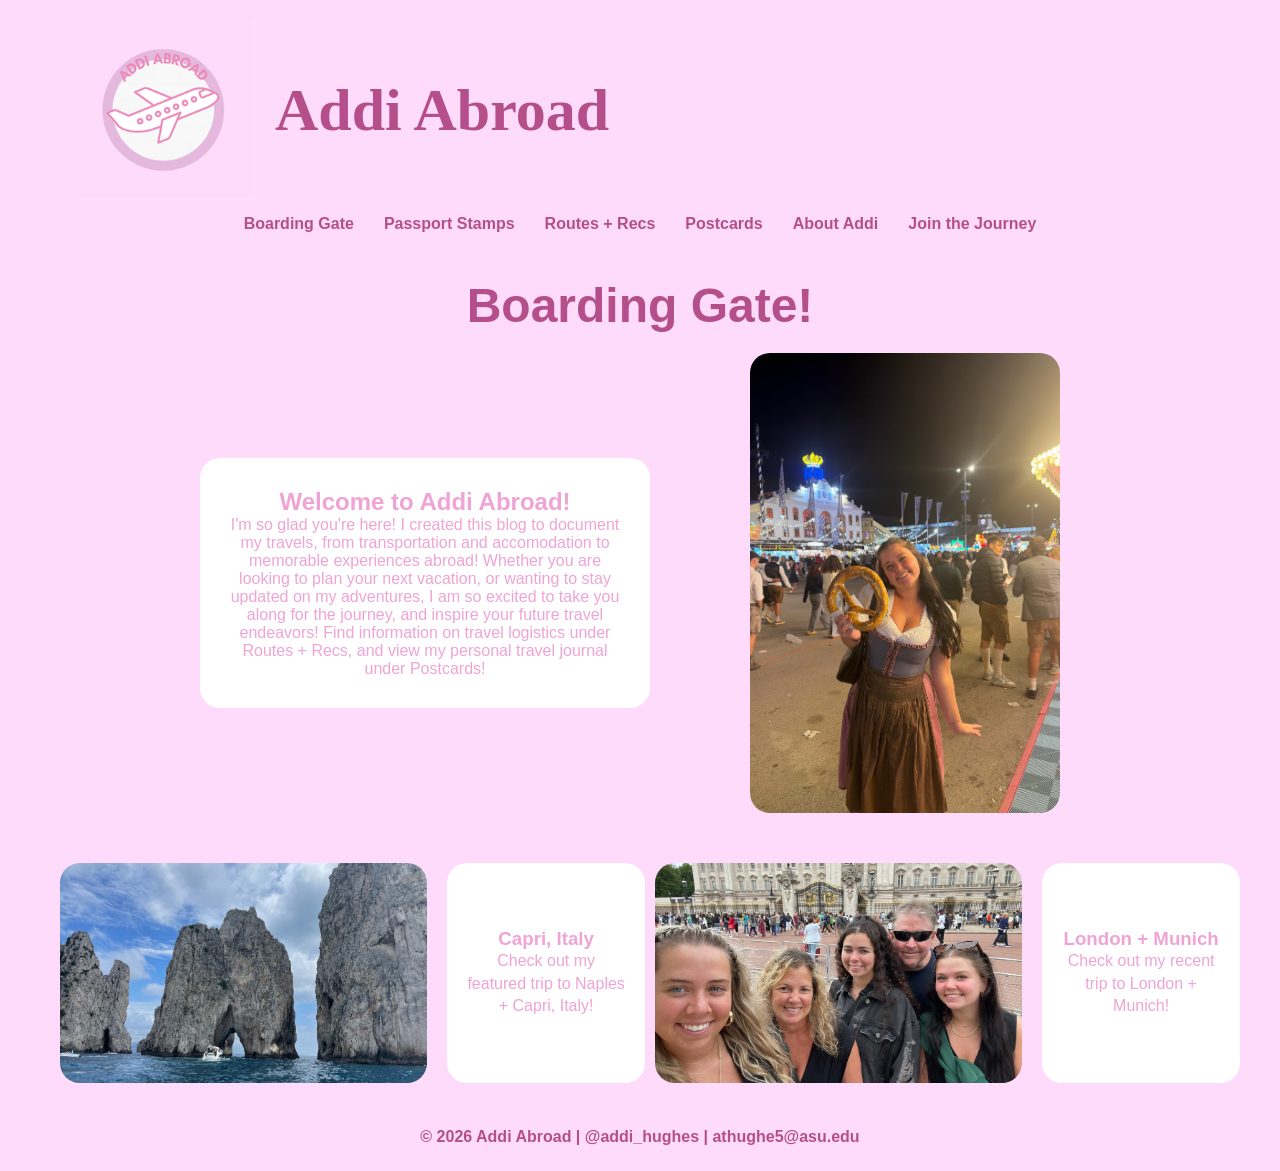
<file: index.html>
<!DOCTYPE html>
<html lang="en">

<head>
    <meta charset="UTF-8">
    <meta name="viewport" content="width=device-width, initial-scale=1.0">
    <meta name="description"
        content="Addi Abroad is website that allows viewers to not only understand my travel experiences and keep up with my adventures, but also get ideas and inspiration for their own travels.">

    <!-- Google tag (gtag.js) -->
    <script async src="https://www.googletagmanager.com/gtag/js?id=G-W2308ERQS1"></script>
    <script>
        window.dataLayer = window.dataLayer || [];
        function gtag() { dataLayer.push(arguments); }
        gtag('js', new Date());

        gtag('config', 'G-W2308ERQS1');
    </script>

    <link rel="stylesheet" href="aboutaddi.css">

    <title>Addi Abroad</title>
</head>

<body>
    <div class="wrapper">
        <header>
            <div class="logo">
                <img src="images/ADDI ABROAD (2).png" alt="Addi Abroad Logo">
                <h1><a href="index.html">Addi Abroad</a></h1>
            </div>
        </header>
        <nav>
            <ul>
                <li><a href="index.html">Boarding Gate</a></li>
                <li><a href="destinations.html">Passport Stamps</a></li>
                <li><a href="guides.html">Routes + Recs</a></li>
                <li><a href="journal.html">Postcards</a></li>
                <li><a href="about.html">About Addi</a></li>
                <li><a href="contact.html">Join the Journey</a></li>
            </ul>
        </nav>
        <main>
            <h2 class="page-title">Boarding Gate!</h2>
            <section class="hero">
                <div class="welcome">
                    <h2>Welcome to Addi Abroad!</h2>
                    <p>I'm so glad you're here! I created this blog to document my travels, from transportation and
                        accomodation to memorable experiences abroad! Whether you are looking to plan your next
                        vacation, or wanting to stay updated on my adventures, I am so excited to take you along for the
                        journey, and inspire your future travel endeavors! Find information on travel logistics under
                        Routes + Recs, and view my personal travel journal under Postcards!</p>
                </div>

                <div class="hero-image">
                    <img src="images/munich pretzel.jpg" alt="??">
                </div>
            </section>
            <section class="posts">
                <div class="post">
                    <img src="images/capri.JPG" alt="Featured Post">

                    <div class="post-text">
                        <h3>Capri, Italy</h3>
                        <p>Check out my featured trip to Naples + Capri, Italy!</p>
                    </div>
                </div>

                <div class="post">
                    <img src="images/london TEMP.JPG" alt="Recent Post">

                    <div class="post-text">
                        <h3>London + Munich</h3>
                        <p>Check out my recent trip to London + Munich! </p>
                    </div>
                </div>
            </section>
        </main>
    </div>

    <footer>

        <p>
            © 2026 Addi Abroad |
            <a href="https://www.instagram.com/addi_hughes/" target="_blank">@addi_hughes</a> |
            <a href="mailto:athughe5@asu.edu">athughe5@asu.edu</a>
        </p>

    </footer>

</body>

</html>
</file>
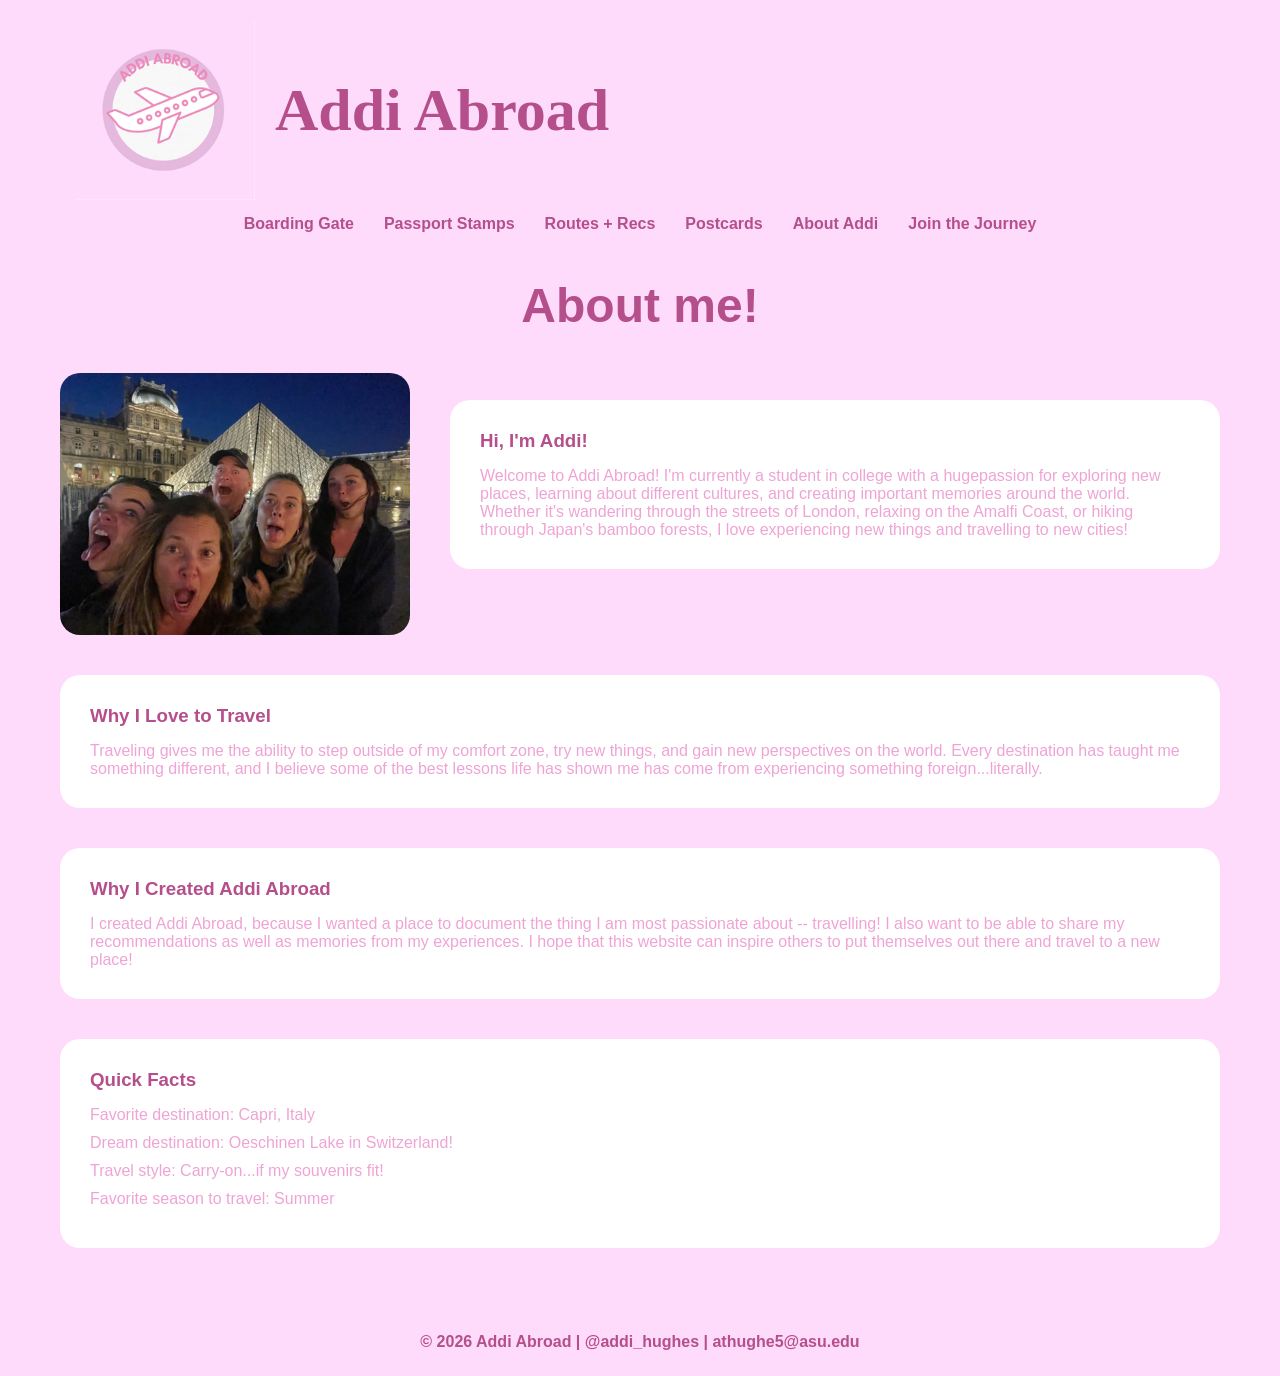
<file: about.html>
<!DOCTYPE html>
<html lang="en">

<head>
    <meta charset="UTF-8">
    <meta name="viewport" content="width=device-width, initial-scale=1.0">
    <meta name="description"
        content="The About Addi page is meant to allow viewers to get to know me and understand why I love to travel and write about it.">

    <!-- Google tag (gtag.js) -->
    <script async src="https://www.googletagmanager.com/gtag/js?id=G-W2308ERQS1"></script>
    <script>
        window.dataLayer = window.dataLayer || [];
        function gtag() { dataLayer.push(arguments); }
        gtag('js', new Date());

        gtag('config', 'G-W2308ERQS1');
    </script>

    <link rel="stylesheet" href="aboutaddi.css">

    <title>Addi Abroad</title>
</head>

<body>
    <div class="wrapper">
        <header>
            <div class="logo">
                <img src="images/ADDI ABROAD (2).png" alt="Addi Abroad Logo">
                <h1><a href="index.html">Addi Abroad</a></h1>
            </div>
        </header>
        <nav>
            <ul>
                <li><a href="index.html">Boarding Gate</a></li>
                <li><a href="destinations.html">Passport Stamps</a></li>
                <li><a href="guides.html">Routes + Recs</a></li>
                <li><a href="journal.html">Postcards</a></li>
                <li><a href="about.html">About Addi</a></li>
                <li><a href="contact.html">Join the Journey</a></li>
            </ul>
        </nav>
        <h2 class="page-title">About me!</h2>
        <main>

            <section class="about">

                <img src="images/paris fam.JPG" alt="Addi traveling" class="about-photo">

                <div class="about-text">

                    <h3>Hi, I'm Addi!</h3>

                    <p>
                        Welcome to Addi Abroad! I'm currently a student in college with a hugepassion for
                        exploring new places, learning about different cultures, and creating
                        important memories around the world. Whether it's wandering
                        through the streets of London, relaxing on the Amalfi Coast, or
                        hiking through Japan's bamboo forests, I love experiencing new things and travelling to new
                        cities!
                    </p>

                </div>

            </section>

            <section class="about-section">

                <h3>Why I Love to Travel</h3>

                <p>
                    Traveling gives me the ability to step outside of my comfort zone, try new things, and gain new
                    perspectives on the world. Every destination has
                    taught me something different, and I believe some of the best lessons life has shown me has
                    come from experiencing something foreign...literally.
                </p>

            </section>

            <section class="about-section">

                <h3>Why I Created Addi Abroad</h3>

                <p>
                    I created Addi Abroad, because I wanted a place to document the thing I am most passionate about --
                    travelling! I also want to be able to share my recommendations as well as memories from my
                    experiences. I hope that this website can inspire others to put themselves out there and travel to a
                    new place!
                </p>

            </section>

            <section class="about-section">

                <h3>Quick Facts</h3>

                <ul>
                    <li>Favorite destination: Capri, Italy</li>
                    <li>Dream destination: Oeschinen Lake in Switzerland! </li>
                    <li>Travel style: Carry-on...if my souvenirs fit!</li>
                    <li>Favorite season to travel: Summer</li>
                </ul>

            </section>

        </main>
    </div>

    <footer>

        <p>
            © 2026 Addi Abroad |
            <a href="https://www.instagram.com/addi_hughes/" target="_blank">@addi_hughes</a> |
            <a href="mailto:athughe5@asu.edu">athughe5@asu.edu</a>
        </p>

    </footer>

</body>

</html>
</file>
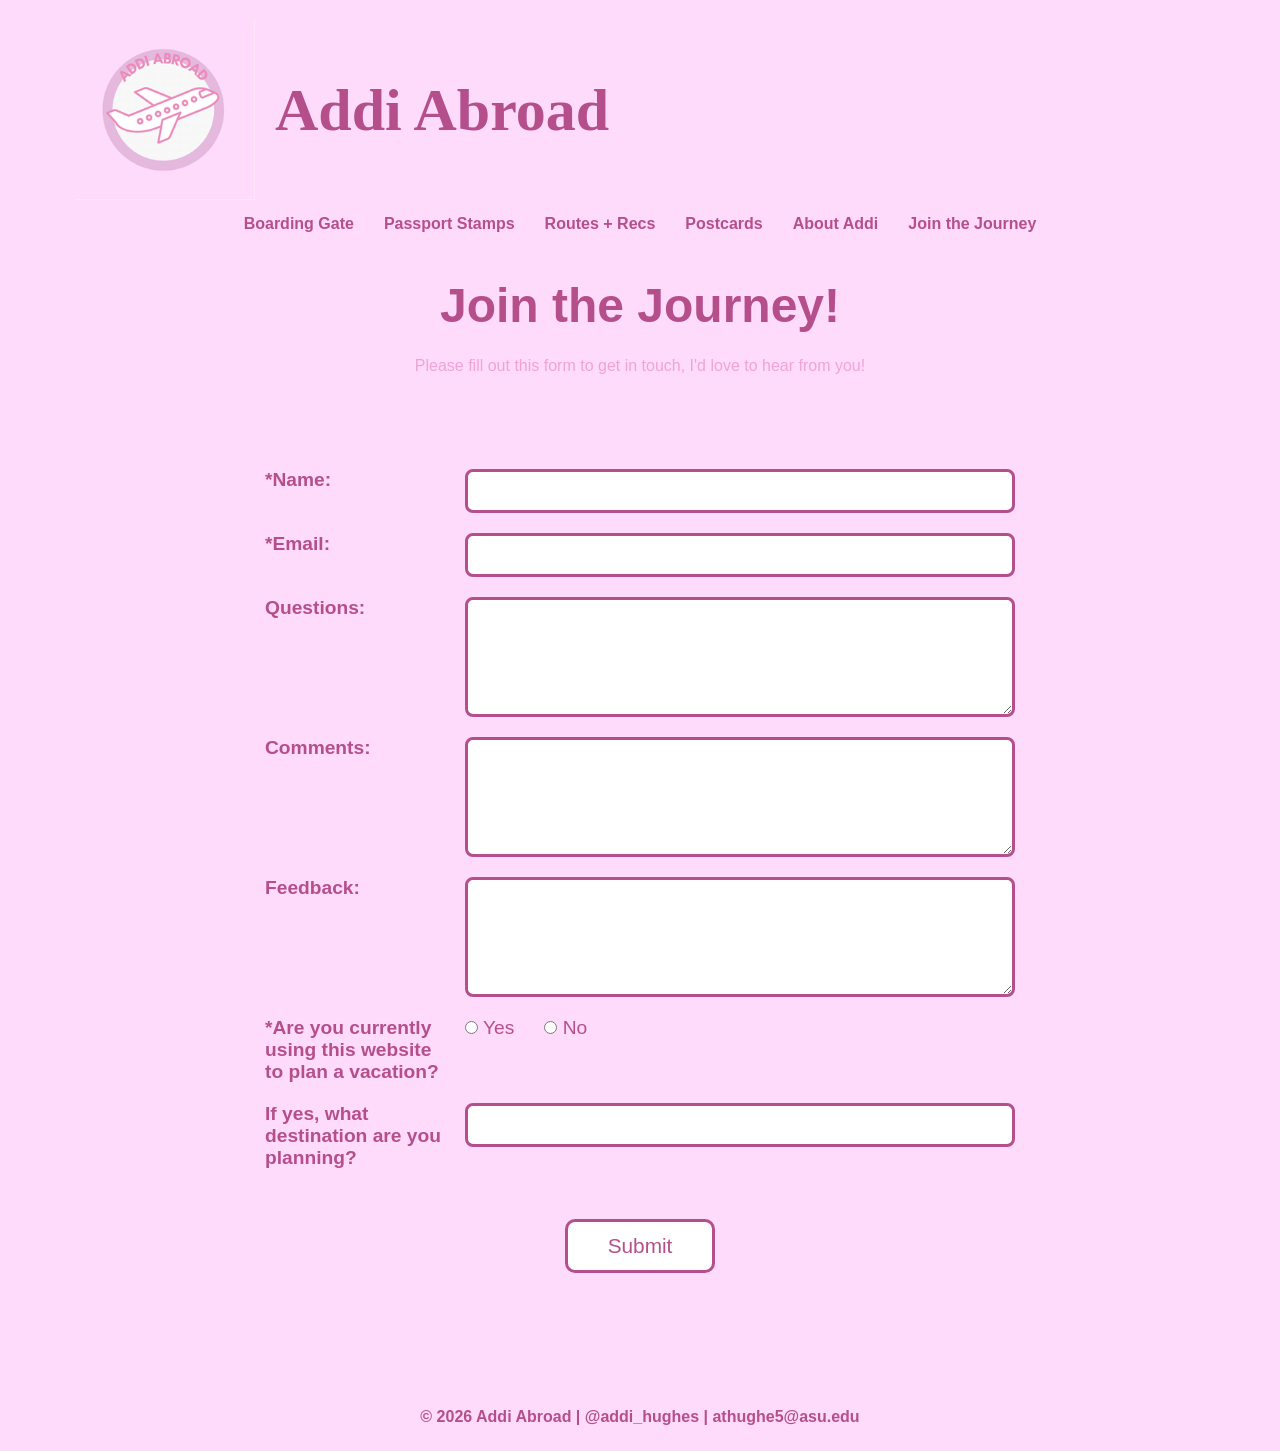
<file: contact.html>
<!DOCTYPE html>
<html lang="en">

<head>
    <meta charset="UTF-8">
    <meta name="viewport" content="width=device-width, initial-scale=1.0">
    <meta name="description"
        content="The Join the Journey page provides a form for my audience to respond to in order to get in touch and ask questions or leave comments.">

    <!-- Google tag (gtag.js) -->
    <script async src="https://www.googletagmanager.com/gtag/js?id=G-W2308ERQS1"></script>
    <script>
        window.dataLayer = window.dataLayer || [];
        function gtag() { dataLayer.push(arguments); }
        gtag('js', new Date());

        gtag('config', 'G-W2308ERQS1');
    </script>

    <link rel="stylesheet" href="aboutaddi.css">

    <title>Addi Abroad</title>
</head>

<body>
    <div class="wrapper">
        <header>
            <div class="logo">
                <img src="images/ADDI ABROAD (2).png" alt="Addi Abroad Logo">
                <h1><a href="index.html">Addi Abroad</a></h1>
            </div>
        </header>
        <nav>
            <ul>
                <li><a href="index.html">Boarding Gate</a></li>
                <li><a href="destinations.html">Passport Stamps</a></li>
                <li><a href="guides.html">Routes + Recs</a></li>
                <li><a href="journal.html">Postcards</a></li>
                <li><a href="about.html">About Addi</a></li>
                <li><a href="contact.html">Join the Journey</a></li>
            </ul>
        </nav>
        <main>

            <h2 class="page-title">Join the Journey!</h2>

            <p class="intro">
                Please fill out this form to get in touch, I'd love to hear from you!
            </p>

            <div class="form-card">

                <form action="#" method="post">

                    <label for="name">*Name:</label>
                    <input type="text" id="name" name="name" required>

                    <label for="email">*Email:</label>
                    <input type="email" id="email" name="email" required>

                    <label for="questions">Questions:</label>
                    <textarea id="questions" name="questions" rows="4"></textarea>

                    <label for="comments">Comments:</label>
                    <textarea id="comments" name="comments" rows="4"></textarea>

                    <label for="feedback">Feedback:</label>
                    <textarea id="feedback" name="feedback" rows="4"></textarea>

                    <label>
                        *Are you currently using this website to plan a vacation?
                    </label>

                    <div class="radio-group">

                        <label>
                            <input type="radio" name="vacation" value="yes" required>
                            Yes
                        </label>

                        <label>
                            <input type="radio" name="vacation" value="no">
                            No
                        </label>

                    </div>

                    <label for="destination">
                        If yes, what destination are you planning?
                    </label>

                    <input type="text" id="destination" name="destination">

                    <button type="button">Submit</button>

                </form>

            </div>

        </main>
    </div>

    <footer>

        <p>
            © 2026 Addi Abroad |
            <a href="https://www.instagram.com/addi_hughes/" target="_blank">@addi_hughes</a> |
            <a href="mailto:athughe5@asu.edu">athughe5@asu.edu</a>
        </p>

    </footer>

</body>

</html>
</file>
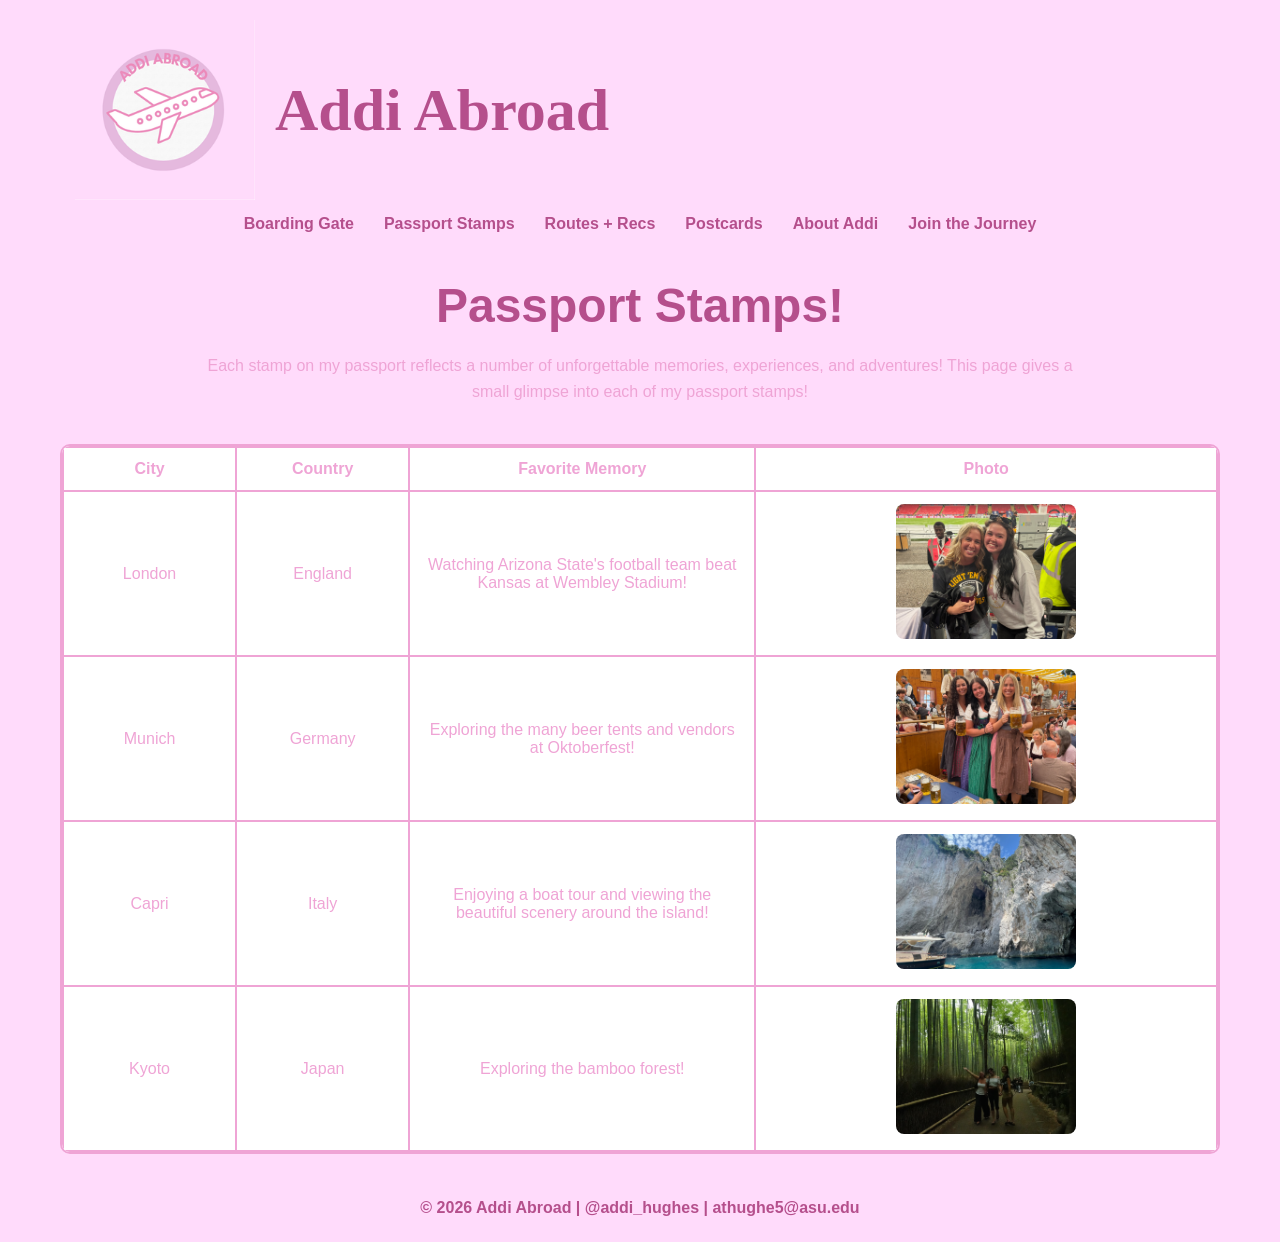
<file: destinations.html>
<!DOCTYPE html>
<html lang="en">

<head>
    <meta charset="UTF-8">
    <meta name="viewport" content="width=device-width, initial-scale=1.0">
    <meta name="description"
        content="The Passport Stamps page shows viewers a quick idea of the cities I have been to, with a photo and my favorite memory.">

    <!-- Google tag (gtag.js) -->
    <script async src="https://www.googletagmanager.com/gtag/js?id=G-W2308ERQS1"></script>
    <script>
        window.dataLayer = window.dataLayer || [];
        function gtag() { dataLayer.push(arguments); }
        gtag('js', new Date());

        gtag('config', 'G-W2308ERQS1');
    </script>

    <link rel="stylesheet" href="aboutaddi.css">

    <title>Addi Abroad</title>
</head>

<body>
    <div class="wrapper">
        <header>
            <div class="logo">
                <img src="images/ADDI ABROAD (2).png" alt="Addi Abroad Logo">
                <h1><a href="index.html">Addi Abroad</a></h1>
            </div>
        </header>
        <nav>
            <ul>
                <li><a href="index.html">Boarding Gate</a></li>
                <li><a href="destinations.html">Passport Stamps</a></li>
                <li><a href="guides.html">Routes + Recs</a></li>
                <li><a href="journal.html">Postcards</a></li>
                <li><a href="about.html">About Addi</a></li>
                <li><a href="contact.html">Join the Journey</a></li>
            </ul>
        </nav>
        <main>
            <h2 class="page-title">Passport Stamps!</h2>
            <p class="passport-intro">
                Each stamp on my passport reflects a number of unforgettable memories, experiences, and adventures! This
                page gives a small glimpse into each of my passport stamps!
            </p>
            <div class="table-wrapper">
                <table>
                    <colgroup>
                        <col style="width:15%">
                        <col style="width:15%">
                        <col style="width:30%">
                        <col style="width:40%">
                    </colgroup>

                    <tr>
                        <th>City</th>
                        <th>Country</th>
                        <th>Favorite Memory</th>
                        <th>Photo</th>
                    </tr>

                    <tr>
                        <td>London</td>
                        <td>England</td>
                        <td>Watching Arizona State's football team beat Kansas at Wembley Stadium!</td>
                        <td><img src="images/wembley post game.jpg" alt="London"></td>
                    </tr>

                    <tr>
                        <td>Munich</td>
                        <td>Germany</td>
                        <td>Exploring the many beer tents and vendors at Oktoberfest!</td>
                        <td><img src="images/oktoberfest.JPG" alt="London"></td>
                    </tr>

                    <tr>
                        <td>Capri</td>
                        <td>Italy</td>
                        <td>Enjoying a boat tour and viewing the beautiful scenery around the island!</td>
                        <td><img src="images/capri new new.JPG" alt="Capri"></td>
                    </tr>

                    <tr>
                        <td>Kyoto</td>
                        <td>Japan</td>
                        <td>Exploring the bamboo forest! </td>
                        <td><img src="images/japan.JPG" alt="Kyoto"></td>
                    </tr>

                </table>
            </div>
        </main>
    </div>

    <footer>

        <p>
            © 2026 Addi Abroad |
            <a href="https://www.instagram.com/addi_hughes/" target="_blank">@addi_hughes</a> |
            <a href="mailto:athughe5@asu.edu">athughe5@asu.edu</a>
        </p>

    </footer>
</body>

</html>
</file>
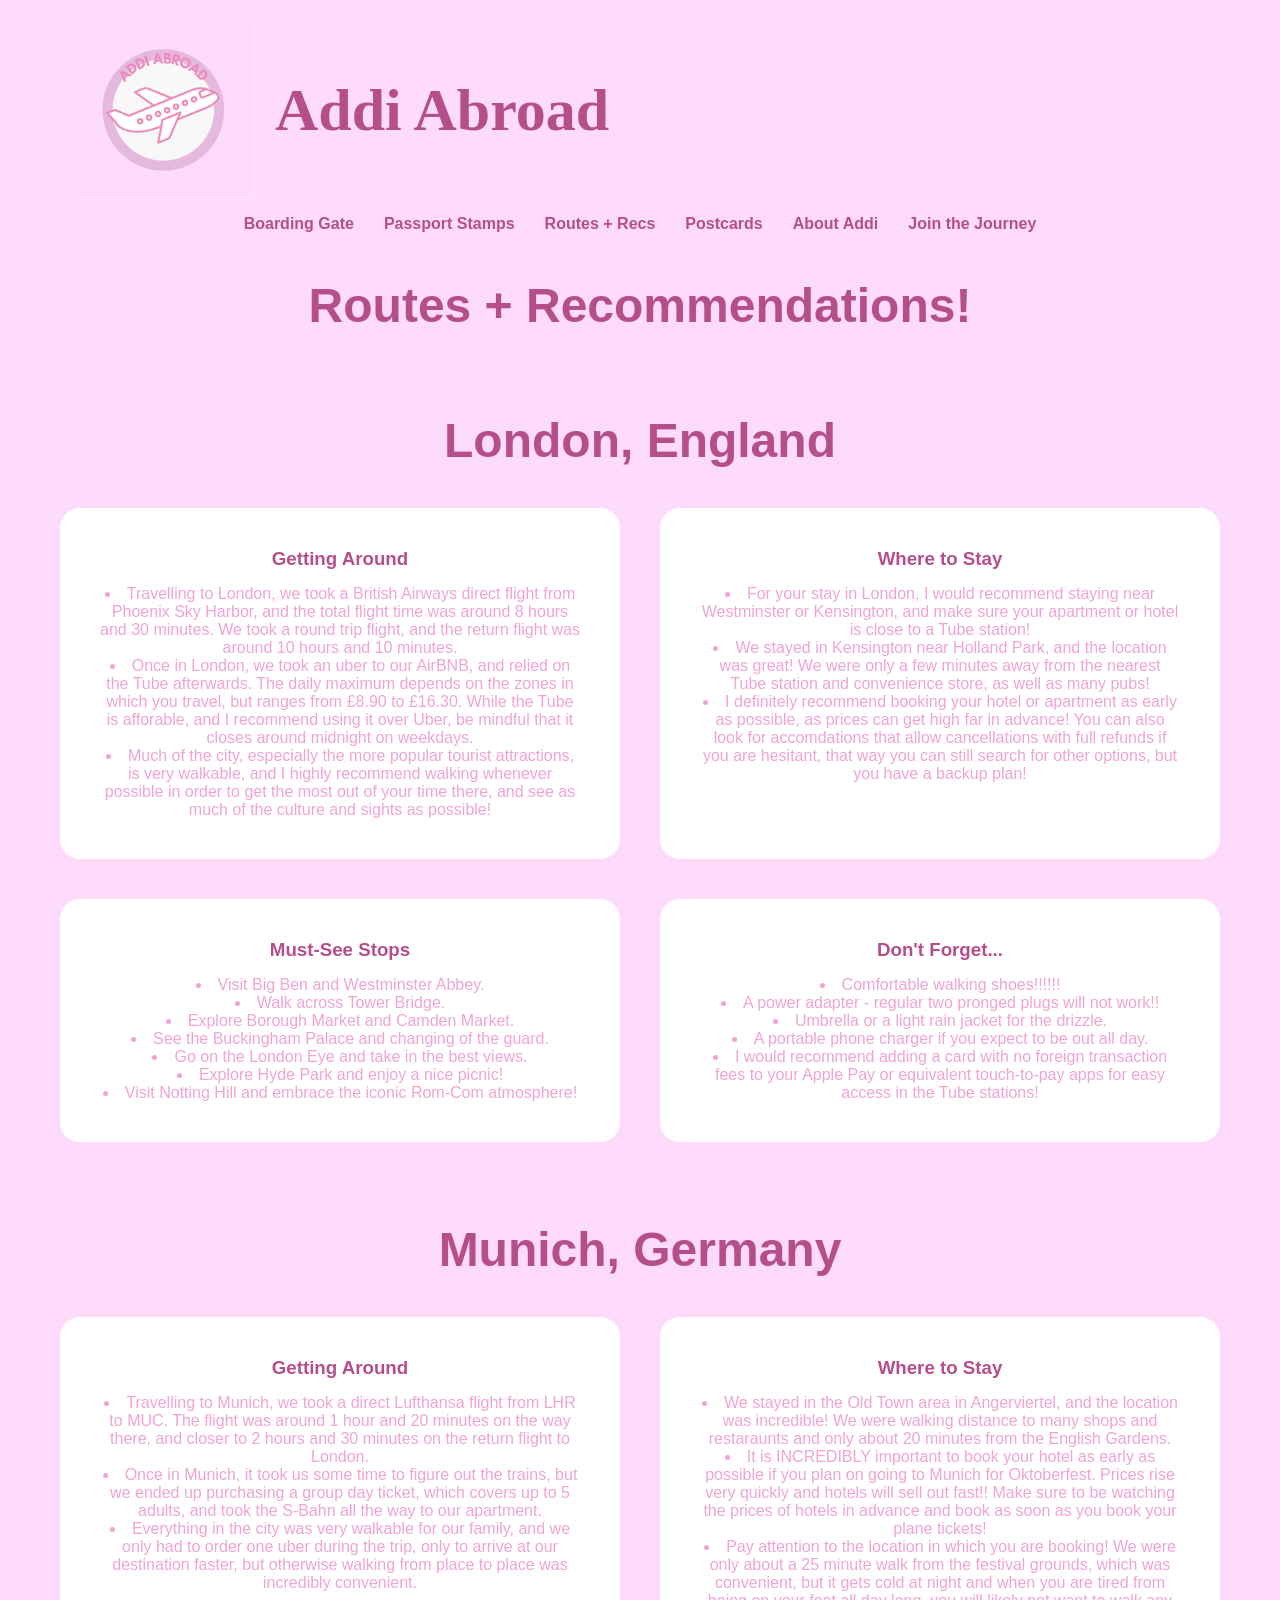
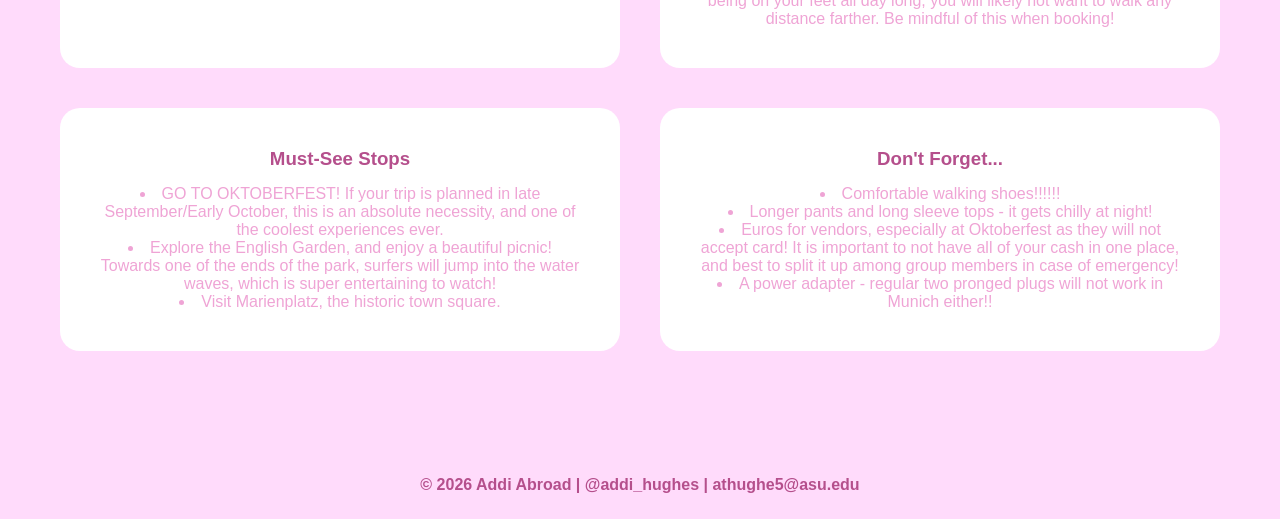
<file: guides.html>
<!DOCTYPE html>
<html lang="en">

<head>
    <meta charset="UTF-8">
    <meta name="viewport" content="width=device-width, initial-scale=1.0">
    <meta name="description"
        content="The Routes+Recs page is intended for my viewers to have a better logistical understanding of travelling rather than solely focusing on the fun parts.">

    <!-- Google tag (gtag.js) -->
    <script async src="https://www.googletagmanager.com/gtag/js?id=G-W2308ERQS1"></script>
    <script>
        window.dataLayer = window.dataLayer || [];
        function gtag() { dataLayer.push(arguments); }
        gtag('js', new Date());

        gtag('config', 'G-W2308ERQS1');
    </script>

    <link rel="stylesheet" href="aboutaddi.css">

    <title>Addi Abroad</title>
</head>

<body>
    <div class="wrapper">
        <header>
            <div class="logo">
                <img src="images/ADDI ABROAD (2).png" alt="Addi Abroad Logo">
                <h1><a href="index.html">Addi Abroad</a></h1>
            </div>
        </header>
        <nav>
            <ul>
                <li><a href="index.html">Boarding Gate</a></li>
                <li><a href="destinations.html">Passport Stamps</a></li>
                <li><a href="guides.html">Routes + Recs</a></li>
                <li><a href="journal.html">Postcards</a></li>
                <li><a href="about.html">About Addi</a></li>
                <li><a href="contact.html">Join the Journey</a></li>
            </ul>
        </nav>
        <main>
            <h2 class="page-title">Routes + Recommendations!</h2>

            <section class="destination">

                <h2>London, England</h2>

                <div class="guide-grid">

                    <div class="guide-card">
                        <h3>Getting Around</h3>
                        <ul>
                            <li>Travelling to London, we took a British Airways direct flight from Phoenix Sky Harbor,
                                and the total flight time was around 8 hours and 30 minutes. We took a round trip
                                flight, and the return flight was around 10 hours and 10 minutes.</li>
                            <li>Once in London, we took an uber to our AirBNB, and relied on the Tube afterwards. The
                                daily maximum depends on the zones in which you travel, but ranges from £8.90 to £16.30.
                                While the Tube is afforable, and I recommend using it over Uber, be mindful that it
                                closes around midnight on weekdays.</li>
                            <li>Much of the city, especially the more popular tourist attractions, is very walkable, and
                                I highly recommend walking whenever possible in order to get the most out of your time
                                there, and see as much of the culture and sights as possible!</li>
                        </ul>
                    </div>

                    <div class="guide-card">
                        <h3>Where to Stay</h3>
                        <ul>
                            <li>For your stay in London, I would recommend staying near Westminster or Kensington, and
                                make sure your apartment or hotel is close to a Tube station!</li>
                            <li>We stayed in Kensington near Holland Park, and the location was great! We were only a
                                few minutes away from the nearest Tube station and convenience store, as well as many
                                pubs!</li>
                            <li>I definitely recommend booking your hotel or apartment as early as possible, as prices
                                can get high far in advance! You can also look for accomdations that allow cancellations
                                with full refunds if you are hesitant, that way you can still search for other options,
                                but you have a backup plan!</li>
                        </ul>
                    </div>

                    <div class="guide-card">
                        <h3>Must-See Stops</h3>
                        <ul>
                            <li>Visit Big Ben and Westminster Abbey.</li>
                            <li>Walk across Tower Bridge.</li>
                            <li>Explore Borough Market and Camden Market.</li>
                            <li>See the Buckingham Palace and changing of the guard.</li>
                            <li>Go on the London Eye and take in the best views.</li>
                            <li>Explore Hyde Park and enjoy a nice picnic!</li>
                            <li>Visit Notting Hill and embrace the iconic Rom-Com atmosphere! </li>
                        </ul>
                    </div>

                    <div class="guide-card">
                        <h3>Don't Forget...</h3>
                        <ul>
                            <li>Comfortable walking shoes!!!!!!</li>
                            <li>A power adapter - regular two pronged plugs will not work!!</li>
                            <li>Umbrella or a light rain jacket for the drizzle.</li>
                            <li>A portable phone charger if you expect to be out all day.</li>
                            <li>I would recommend adding a card with no foreign transaction fees to your Apple Pay or
                                equivalent touch-to-pay apps for easy access in the Tube stations!</li>
                        </ul>
                    </div>

                </div>

            </section>

            <section class="destination">

                <h2>Munich, Germany</h2>

                <div class="guide-grid">

                    <div class="guide-card">
                        <h3>Getting Around</h3>
                        <ul>
                            <li>Travelling to Munich, we took a direct Lufthansa flight from LHR to MUC. The flight was
                                around 1 hour and 20 minutes on the way there, and closer to 2 hours and 30 minutes on
                                the return flight to London.</li>
                            <li>Once in Munich, it took us some time to figure out the trains, but we ended up
                                purchasing a group day ticket, which covers up to 5 adults, and took the S-Bahn all the
                                way to our apartment.</li>
                            <li>Everything in the city was very walkable for our family, and we only had to order one
                                uber during the trip, only to arrive at our destination faster, but otherwise walking
                                from place to place was incredibly convenient.</li>
                        </ul>
                    </div>

                    <div class="guide-card">
                        <h3>Where to Stay</h3>
                        <ul>
                            <li>We stayed in the Old Town area in Angerviertel, and the location was incredible! We were
                                walking distance to many shops and restaraunts and only about 20 minutes from the
                                English Gardens.</li>
                            <li>It is INCREDIBLY important to book your hotel as early as possible if you plan on going
                                to Munich for Oktoberfest. Prices rise very quickly and hotels will sell out fast!! Make
                                sure to be watching the prices of hotels in advance and book as soon as you book your
                                plane tickets!</li>
                            <li>Pay attention to the location in which you are booking! We were only about a 25 minute
                                walk from the festival grounds, which was convenient, but it gets cold at night and when
                                you are tired from being on your feet all day long, you will likely not want to walk any
                                distance farther. Be mindful of this when booking!</li>
                        </ul>
                    </div>

                    <div class="guide-card">
                        <h3>Must-See Stops</h3>
                        <ul>
                            <li>GO TO OKTOBERFEST! If your trip is planned in late September/Early October, this is an
                                absolute necessity, and one of the coolest experiences ever.</li>
                            <li>Explore the English Garden, and enjoy a beautiful picnic! Towards one of the ends of the
                                park, surfers will jump into the water waves, which is super entertaining to watch!</li>
                            <li>Visit Marienplatz, the historic town square.</li>
                        </ul>
                    </div>

                    <div class="guide-card">
                        <h3>Don't Forget...</h3>
                        <ul>
                            <li>Comfortable walking shoes!!!!!!</li>
                            <li>Longer pants and long sleeve tops - it gets chilly at night!</li>
                            <li>Euros for vendors, especially at Oktoberfest as they will not accept card! It is
                                important to not have all of your cash in one place, and best to split it up among group
                                members in case of emergency!</li>
                            <li>A power adapter - regular two pronged plugs will not work in Munich either!!</li>
                        </ul>
                    </div>

                </div>

            </section>

        </main>
    </div>

    <footer>

        <p>
            © 2026 Addi Abroad |
            <a href="https://www.instagram.com/addi_hughes/" target="_blank">@addi_hughes</a> |
            <a href="mailto:athughe5@asu.edu">athughe5@asu.edu</a>
        </p>

    </footer>

</body>

</html>
</file>
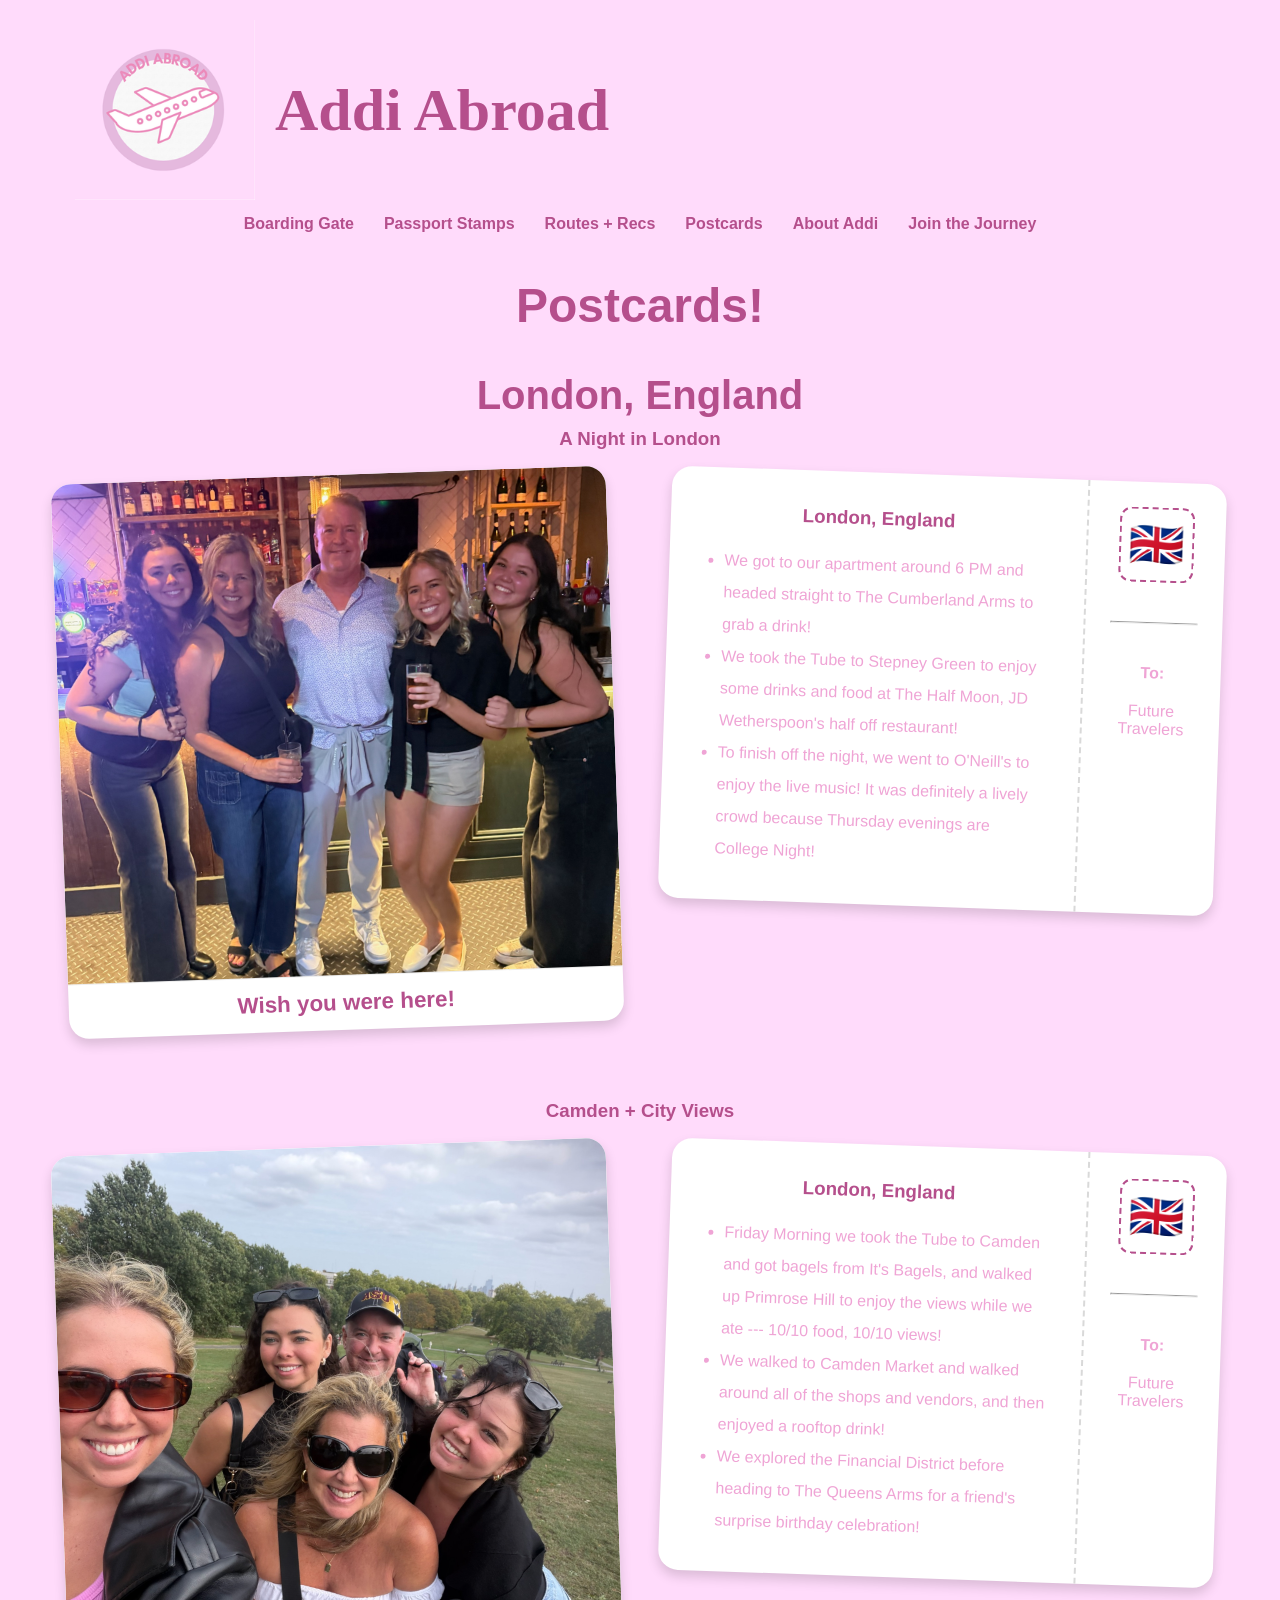
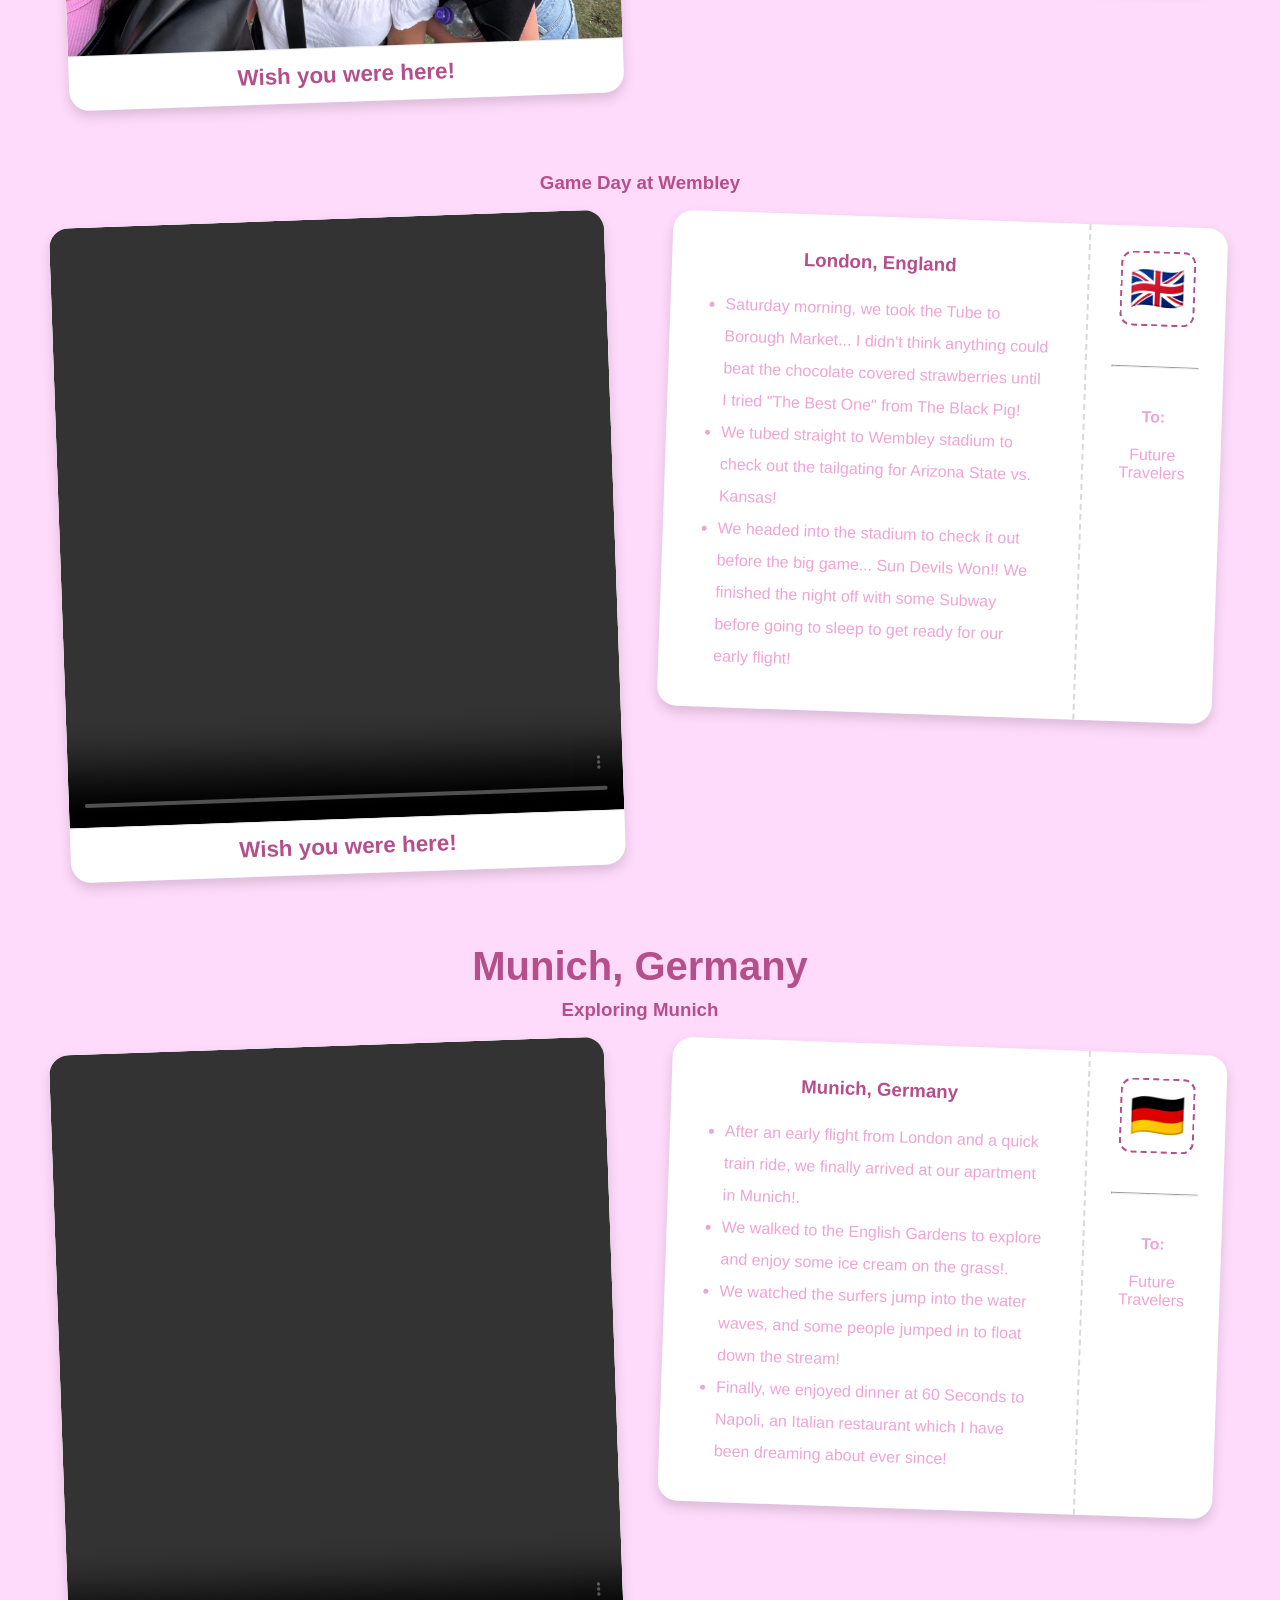
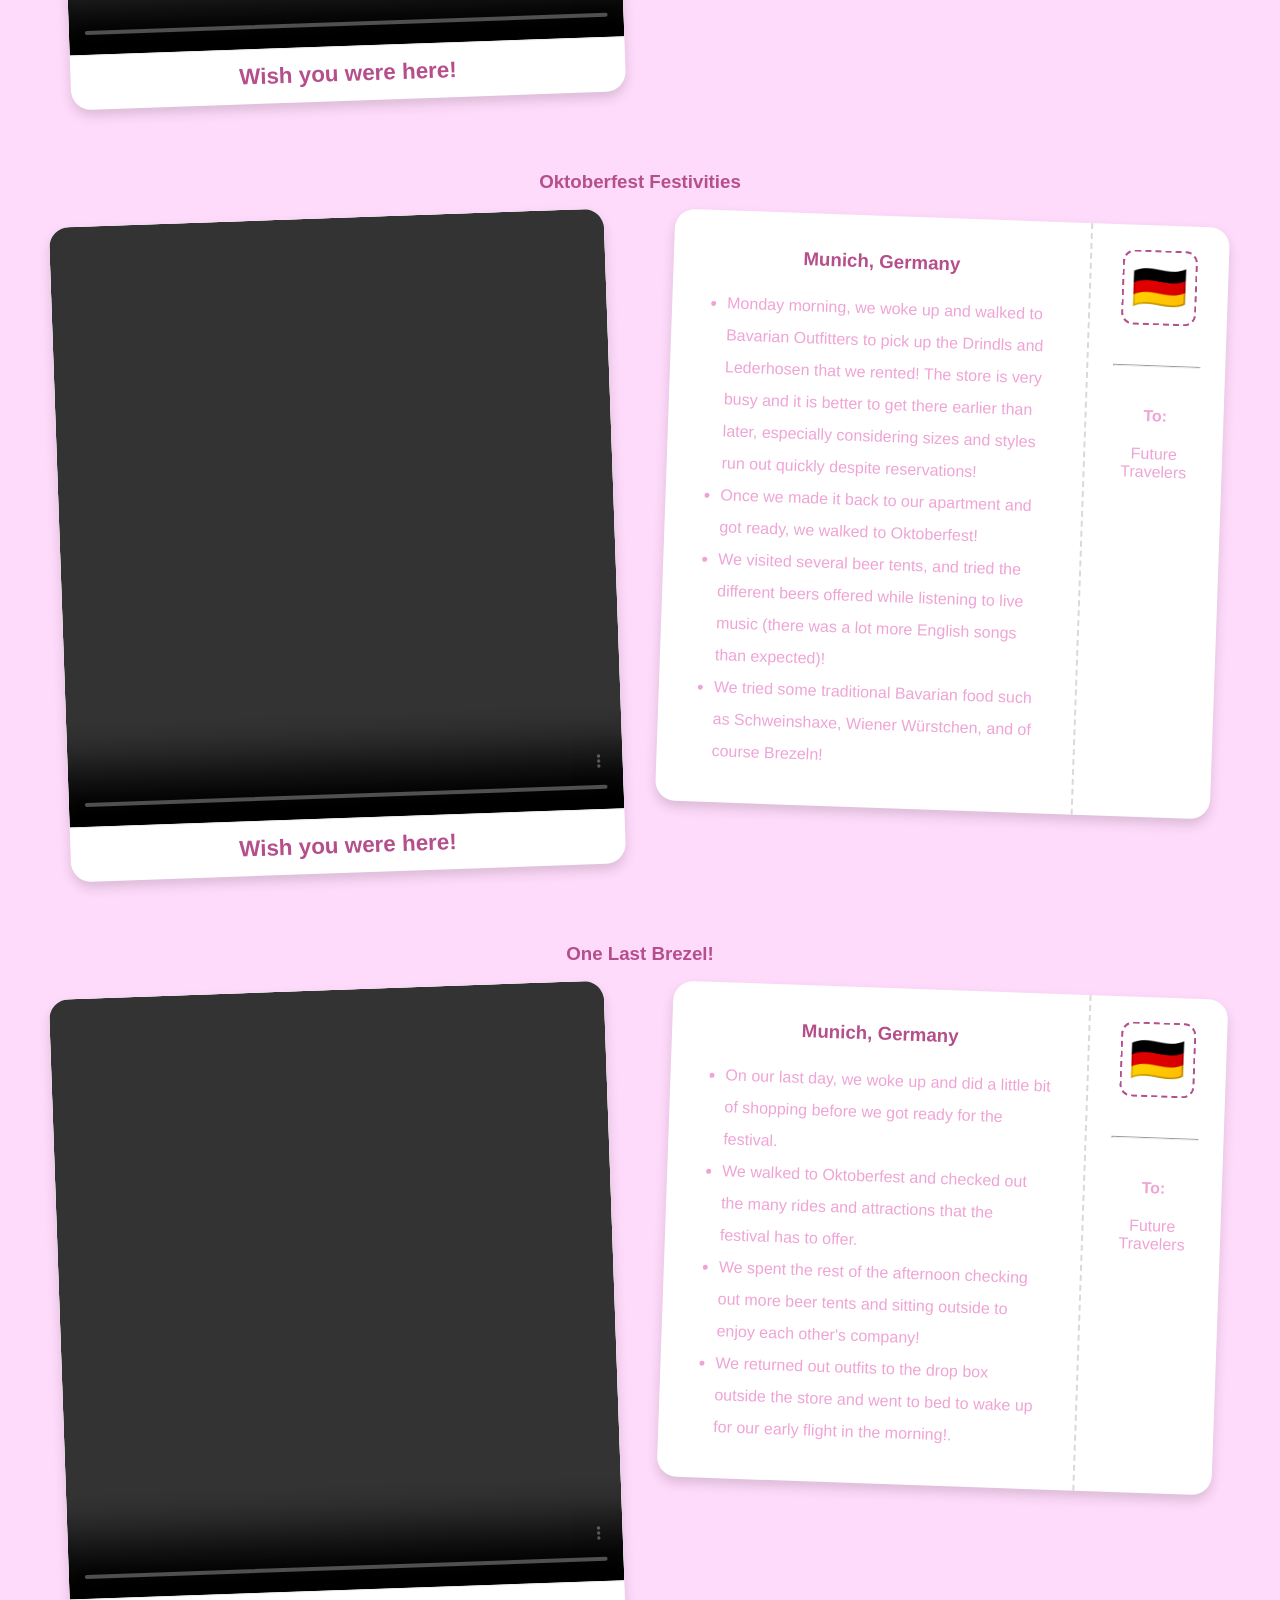
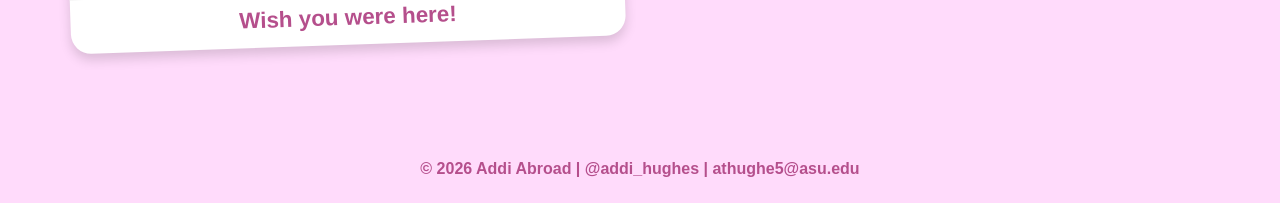
<file: journal.html>
<!DOCTYPE html>
<html lang="en">

<head>
    <meta charset="UTF-8">
    <meta name="viewport" content="width=device-width, initial-scale=1.0">
    <meta name="description"
        content="The Postcards page allows viewers to view my personal experiences abroad and gain an understanding of things to do in different cities.">

    <!-- Google tag (gtag.js) -->
    <script async src="https://www.googletagmanager.com/gtag/js?id=G-W2308ERQS1"></script>
    <script>
        window.dataLayer = window.dataLayer || [];
        function gtag() { dataLayer.push(arguments); }
        gtag('js', new Date());

        gtag('config', 'G-W2308ERQS1');
    </script>

    <link rel="stylesheet" href="aboutaddi.css">

    <title>Addi Abroad</title>
</head>

<body>
    <div class="wrapper">
        <header>
            <div class="logo">
                <img src="images/ADDI ABROAD (2).png" alt="Addi Abroad Logo">
                <h1><a href="index.html">Addi Abroad</a></h1>
            </div>
        </header>
        <nav>
            <ul>
                <li><a href="index.html">Boarding Gate</a></li>
                <li><a href="destinations.html">Passport Stamps</a></li>
                <li><a href="guides.html">Routes + Recs</a></li>
                <li><a href="journal.html">Postcards</a></li>
                <li><a href="about.html">About Addi</a></li>
                <li><a href="contact.html">Join the Journey</a></li>
            </ul>
        </nav>
        <main>
            <h2 class="page-title">Postcards!</h2>

            <h2 class="trip-title">London, England</h2>


            <section class="trip">

                <h3 class="day-title">A Night in London</h3>

                <div class="postcard-pair">


                    <div class="postcard front">

                        <img src="images/fam oneills.JPG" alt="London">

                        <div class="front-caption">
                            Wish you were here!
                        </div>

                    </div>

                    <div class="postcard back">

                        <div class="itinerary">

                            <h3>London, England</h3>

                            <ul>
                                <li>We got to our apartment around 6 PM and headed straight to The Cumberland Arms to
                                    grab a drink!</li>
                                <li>We took the Tube to Stepney Green to enjoy some drinks and food at The Half Moon, JD
                                    Wetherspoon's half off restaurant!</li>
                                <li>To finish off the night, we went to O'Neill's to enjoy the live music! It was
                                    definitely a lively crowd because Thursday evenings are College Night!</li>
                            </ul>

                        </div>

                        <div class="address-side">

                            <div class="stamp-box">
                                🇬🇧
                            </div>

                            <hr>

                            <p><strong>To:</strong></p>

                            <p>Future Travelers</p>

                        </div>

                    </div>

                </div>

            </section>

            <section class="trip">

                <h3 class="day-title">Camden + City Views</h3>

                <div class="postcard-pair">

                    <div class="postcard front">

                        <img src="images/primrose hill.JPG" alt="London">

                        <div class="front-caption">
                            Wish you were here!
                        </div>

                    </div>

                    <div class="postcard back">

                        <div class="itinerary">

                            <h3>London, England</h3>

                            <ul>
                                <li>Friday Morning we took the Tube to Camden and got bagels from It's Bagels, and
                                    walked up Primrose Hill to enjoy the views while we ate --- 10/10 food, 10/10 views!
                                </li>
                                <li>We walked to Camden Market and walked around all of the shops and vendors, and then
                                    enjoyed a rooftop drink!</li>
                                <li>We explored the Financial District before heading to The Queens Arms for a friend's
                                    surprise birthday celebration!</li>
                            </ul>

                        </div>

                        <div class="address-side">

                            <div class="stamp-box">
                                🇬🇧
                            </div>

                            <hr>

                            <p><strong>To:</strong></p>

                            <p>Future Travelers</p>

                        </div>

                    </div>

                </div>

            </section>

            <section class="trip">

                <h3 class="day-title">Game Day at Wembley</h3>

                <div class="postcard-pair">

                    <div class="postcard front">

                        <video controls>
                            <source src="videos/londongame.MP4" type="video/mp4">
                        </video>

                        <div class="front-caption">
                            Wish you were here!
                        </div>

                    </div>

                    <div class="postcard back">

                        <div class="itinerary">

                            <h3>London, England</h3>

                            <ul>
                                <li>Saturday morning, we took the Tube to Borough Market... I didn't think anything
                                    could beat the chocolate covered strawberries until I tried "The Best One" from The
                                    Black Pig!</li>
                                <li>We tubed straight to Wembley stadium to check out the tailgating for Arizona State
                                    vs. Kansas!</li>
                                <li>We headed into the stadium to check it out before the big game... Sun Devils Won!!
                                    We finished the night off with some Subway before going to sleep to get ready for
                                    our early flight!</li>
                            </ul>

                        </div>

                        <div class="address-side">

                            <div class="stamp-box">
                                🇬🇧
                            </div>

                            <hr>

                            <p><strong>To:</strong></p>

                            <p>Future Travelers</p>

                        </div>

                    </div>

                </div>

            </section>


            <h2 class="trip-title">Munich, Germany</h2>

            <section class="trip">

                <h3 class="day-title">Exploring Munich</h3>

                <div class="postcard-pair">

                    <div class="postcard front">

                        <video controls>
                            <source src="videos/munichrufing.MP4" type="video/mp4">
                        </video>

                        <div class="front-caption">
                            Wish you were here!
                        </div>

                    </div>

                    <div class="postcard back">

                        <div class="itinerary">

                            <h3>Munich, Germany</h3>

                            <ul>
                                <li>After an early flight from London and a quick train ride, we finally arrived at our
                                    apartment in Munich!.</li>
                                <li>We walked to the English Gardens to explore and enjoy some ice cream on the grass!.
                                </li>
                                <li>We watched the surfers jump into the water waves, and some people jumped in to float
                                    down the stream!</li>
                                <li>Finally, we enjoyed dinner at 60 Seconds to Napoli, an Italian restaurant which I
                                    have been dreaming about ever since!</li>
                            </ul>

                        </div>

                        <div class="address-side">

                            <div class="stamp-box">
                                🇩🇪
                            </div>

                            <hr>

                            <p><strong>To:</strong></p>

                            <p>Future Travelers</p>

                        </div>

                    </div>

                </div>

            </section>

            <section class="trip">

                <h3 class="day-title">Oktoberfest Festivities</h3>

                <div class="postcard-pair">

                    <div class="postcard front">

                        <video controls>
                            <source src="videos/oktoberfest.MP4" type="video/mp4">
                        </video>

                        <div class="front-caption">
                            Wish you were here!
                        </div>

                    </div>

                    <div class="postcard back">

                        <div class="itinerary">

                            <h3>Munich, Germany</h3>

                            <ul>
                                <li>Monday morning, we woke up and walked to Bavarian Outfitters to pick up the Drindls
                                    and Lederhosen that we rented! The store is very busy and it is better to get there
                                    earlier than later, especially considering sizes and styles run out quickly despite
                                    reservations!</li>
                                <li>Once we made it back to our apartment and got ready, we walked to Oktoberfest!</li>
                                <li>We visited several beer tents, and tried the different beers offered while listening
                                    to live music (there was a lot more English songs than expected)!</li>
                                <li>We tried some traditional Bavarian food such as Schweinshaxe, Wiener Würstchen, and
                                    of course Brezeln!</li>
                            </ul>

                        </div>

                        <div class="address-side">

                            <div class="stamp-box">
                                🇩🇪
                            </div>

                            <hr>

                            <p><strong>To:</strong></p>

                            <p>Future Travelers</p>

                        </div>

                    </div>

                </div>

            </section>

            <section class="trip">

                <h3 class="day-title">One Last Brezel!</h3>

                <div class="postcard-pair">

                    <div class="postcard front">

                        <video controls>
                            <source src="videos/countryroads.MP4" type="video/mp4">
                        </video>

                        <div class="front-caption">
                            Wish you were here!
                        </div>

                    </div>

                    <div class="postcard back">

                        <div class="itinerary">

                            <h3>Munich, Germany</h3>

                            <ul>
                                <li>On our last day, we woke up and did a little bit of shopping before we got ready for
                                    the festival.</li>
                                <li>We walked to Oktoberfest and checked out the many rides and attractions that the
                                    festival has to offer.</li>
                                <li>We spent the rest of the afternoon checking out more beer tents and sitting outside
                                    to enjoy each other's company!</li>
                                <li>We returned out outfits to the drop box outside the store and went to bed to wake up
                                    for our early flight in the morning!.</li>
                            </ul>

                        </div>

                        <div class="address-side">

                            <div class="stamp-box">
                                🇩🇪
                            </div>

                            <hr>

                            <p><strong>To:</strong></p>

                            <p>Future Travelers</p>

                        </div>

                    </div>

                </div>

            </section>
        </main>
    </div>

    <footer>

        <p>
            © 2026 Addi Abroad |
            <a href="https://www.instagram.com/addi_hughes/" target="_blank">@addi_hughes</a> |
            <a href="mailto:athughe5@asu.edu">athughe5@asu.edu</a>
        </p>

    </footer>

</body>

</html>
</file>
<file: aboutaddi.css>
* {
    margin: 0;
    padding: 0;
    box-sizing: border-box;
}

body {
    font-family: Arial, sans-serif;
    background: #ffdbfb;
    color: #efa4d5;
}

.wrapper {
    max-width: 1200px;
    margin: 0 auto;
    padding: 20px;
}

header {
    padding: 0 15px;
}

.logo {
    display: flex;
    align-items: center;
    gap: 20px;
}

.logo a {
    text-decoration: none;
    color: #b54f8c;
}

.logo img {
    width: 180px;
}

.logo h1 {
    color: #b54f8c;
    font-size: 60px;
    font-family: Georgia, serif;
}

nav {
    display: flex;
    justify-content: center;
    gap: 35px;
    padding: 15px;
}

nav a {
    text-decoration: none;
    color: #b54f8c;
    font-weight: bold;
}

nav ul {
    list-style: none;
    display: flex;
    justify-content: center;
    gap: 30px;
    padding: 0;
    margin: 0;
}

nav li {
    display: inline;
}

.hero {
    display: grid;
    grid-template-columns: 450px 350px;
    justify-content: center;
    gap: 80px;
    align-items: center;
}

.hero-image {
    border: none;
    height: 500px;
    padding: 20px;
}

.welcome {
    background: #ffffff;
    padding: 30px;
    text-align: center;
    border: none;
    border-radius: 20px;
}

.hero-image img {
    width: 100%;
    height: 100%;
    object-fit: cover;
    border-radius: 20px;
}

.post-text {
    background-color: white;
    border-radius: 20px;
    padding: 20px;
    display: flex;
    flex-direction: column;
    justify-content: center;
    text-align: center;
    height: 220px;
}

.post-text p {
    font-size: clamp(16px, 1.2vw, 24px);
    line-height: 1.4;
}

.posts {
    display: grid;
    grid-template-columns: 1fr 1fr;
    gap: 30px;
    margin-top: 30px;
}

.post {
    display: grid;
    grid-template-columns: 65% 35%;
    gap: 20px;
}

.post img {
    width: 100%;
    height: 220px;
    object-fit: cover;
    border: none;
    border-radius: 20px;
}

.passport-intro {
    max-width: 900px;
    margin: 20px auto 40px;
    text-align: center;
    line-height: 1.6;
}

.table-wrapper {
    border: 2px solid #efa4d5;
    border-radius: 10px;
    overflow: hidden;
    background: white;
}

table {
    width: 100%;
    border-collapse: collapse;
    border: none;
    background: white;
}

th,
td {
    border: 2px solid #efa4d5;
    padding: 12px;
    text-align: center;
}


td img {
    width: 180px;
    height: 135px;
    object-fit: cover;
    border-radius: 8px;
}

.destination {
    margin: 80px auto;
    max-width: 1200px;
}

.destination h2 {
    text-align: center;
    color: #b54f8c;
    font-size: 3rem;
    margin-bottom: 40px;
}

.guide-grid {
    display: grid;
    grid-template-columns: 1fr 1fr;
    gap: 40px;
}

.guide-card {
    background: white;
    padding: 40px;
    border-radius: 20px;
    min-height: 200px;
    text-align: center;
}

.guide-card h3 {
    color: #b54f8c;
    margin-bottom: 15px;
}

.guide-card ul {
    list-style-position: inside;
    padding: 0;
    margin: 15px 0 0;
}

.about {
    display: grid;
    grid-template-columns: 350px 1fr;
    gap: 40px;
    align-items: center;
    margin: 40px auto;
}

.about-photo {
    width: 100%;
    border-radius: 20px;
}

.about-text,
.about-section {
    background: white;
    border-radius: 20px;
    padding: 30px;
    margin-bottom: 40px;
}

.about h3,
.about-section h3 {
    color: #b54f8c;
    margin-bottom: 15px;
}

.about-section ul {
    list-style: none;
    padding: 0;
}

.about-section li {
    margin-bottom: 10px;
}

.page-title {
    text-align: center;
    color: #b54f8c;
    font-size: 3rem;
    margin-top: 40px;
}

.intro {
    text-align: center;
    max-width: 800px;
    margin: 20px auto 30px;
    line-height: 1.6;
}

.trip-title {
    text-align: center;
    color: #b54f8c;
    font-size: 2.5rem;
    margin: 40px 0 10px;
}

.day-title {
    text-align: center;
    color: #b54f8c;
    margin-bottom: 25px;
}

.trip {
    margin-bottom: 70px;
}

.postcard-pair {
    display: grid;
    grid-template-columns: 1fr 1fr;
    gap: 50px;
    align-items: start;
}

.postcard {
    background: white;
    border-radius: 20px;
    overflow: hidden;
    box-shadow: 0 6px 12px rgba(0, 0, 0, .15);
}

.front {
    transform: rotate(-2deg);
}

.front video {
    width: 100%;
    height: 600px;
    object-fit: cover;
    display: block;
}

.front img {
    width: 100%;
    height: 500px;
    object-fit: cover;
    object-position: center;
    display: block;
}

.front-caption {
    height: 55px;
    display: flex;
    justify-content: center;
    align-items: center;
    border-top: 1px solid #ececec;
    font-size: 1.4rem;
    font-weight: bold;
    color: #b54f8c;
}

.back {
    display: grid;
    grid-template-columns: 3fr 1fr;
    transform: rotate(2deg);
}

.itinerary {
    padding: 35px;
}

.itinerary h3 {
    text-align: center;
    color: #b54f8c;
    margin-bottom: 20px;
}

.itinerary ul {
    margin-left: 20px;
    line-height: 2;
}

.address-side {
    border-left: 2px dashed #d9d9d9;
    display: flex;
    flex-direction: column;
    align-items: center;
    padding: 25px;
    gap: 20px;
}

.stamp-box {
    width: 75px;
    height: 75px;
    border: 2px dashed #b54f8c;
    border-radius: 12px;
    display: flex;
    justify-content: center;
    align-items: center;
    font-size: 45px;
}

.address-side hr {
    width: 100%;
    margin: 20px 0;
}

.address-side p {
    text-align: center;
}

.page-title {
    text-align: center;
    color: #b54f8c;
    font-size: 3rem;
    margin-top: 30px;
}

.intro {
    text-align: center;
    max-width: 700px;
    margin: 20px auto 40px;
    line-height: 1.6;
}

.form-card {
    border-radius: 20px;
    max-width: 850px;
    margin: 40px auto;
    padding: 50px;
}

form {
    display: grid;
    grid-template-columns: 180px 1fr;
    gap: 20px;
    align-items: start;
}

label {
    color: #b54f8c;
    font-weight: bold;
    font-size: 1.2rem;
}

input[type=text],
input[type=email],
textarea {
    width: 100%;
    border: 3px solid #b54f8c;
    border-radius: 8px;
    padding: 10px;
    font-size: 1rem;
    resize: vertical;
}

textarea {
    min-height: 120px;
}

.radio-group {
    display: flex;
    gap: 30px;
}

.radio-group label {
    font-weight: normal;
}

button {
    grid-column: 1 / 3;
    justify-self: center;
    margin-top: 30px;
    background: white;
    border: 3px solid #b54f8c;
    color: #b54f8c;
    padding: 12px 40px;
    font-size: 1.3rem;
    border-radius: 10px;
    cursor: pointer;
}

button:hover {
    background: #b54f8c;
    color: white;
}

footer {
    text-align: center;
    padding: 25px;
    color: #b54f8c;
    font-weight: bold;
}

footer a {
    color: #b54f8c;
    text-decoration: none;
}

footer a:hover {
    text-decoration: underline;
}
</file>
